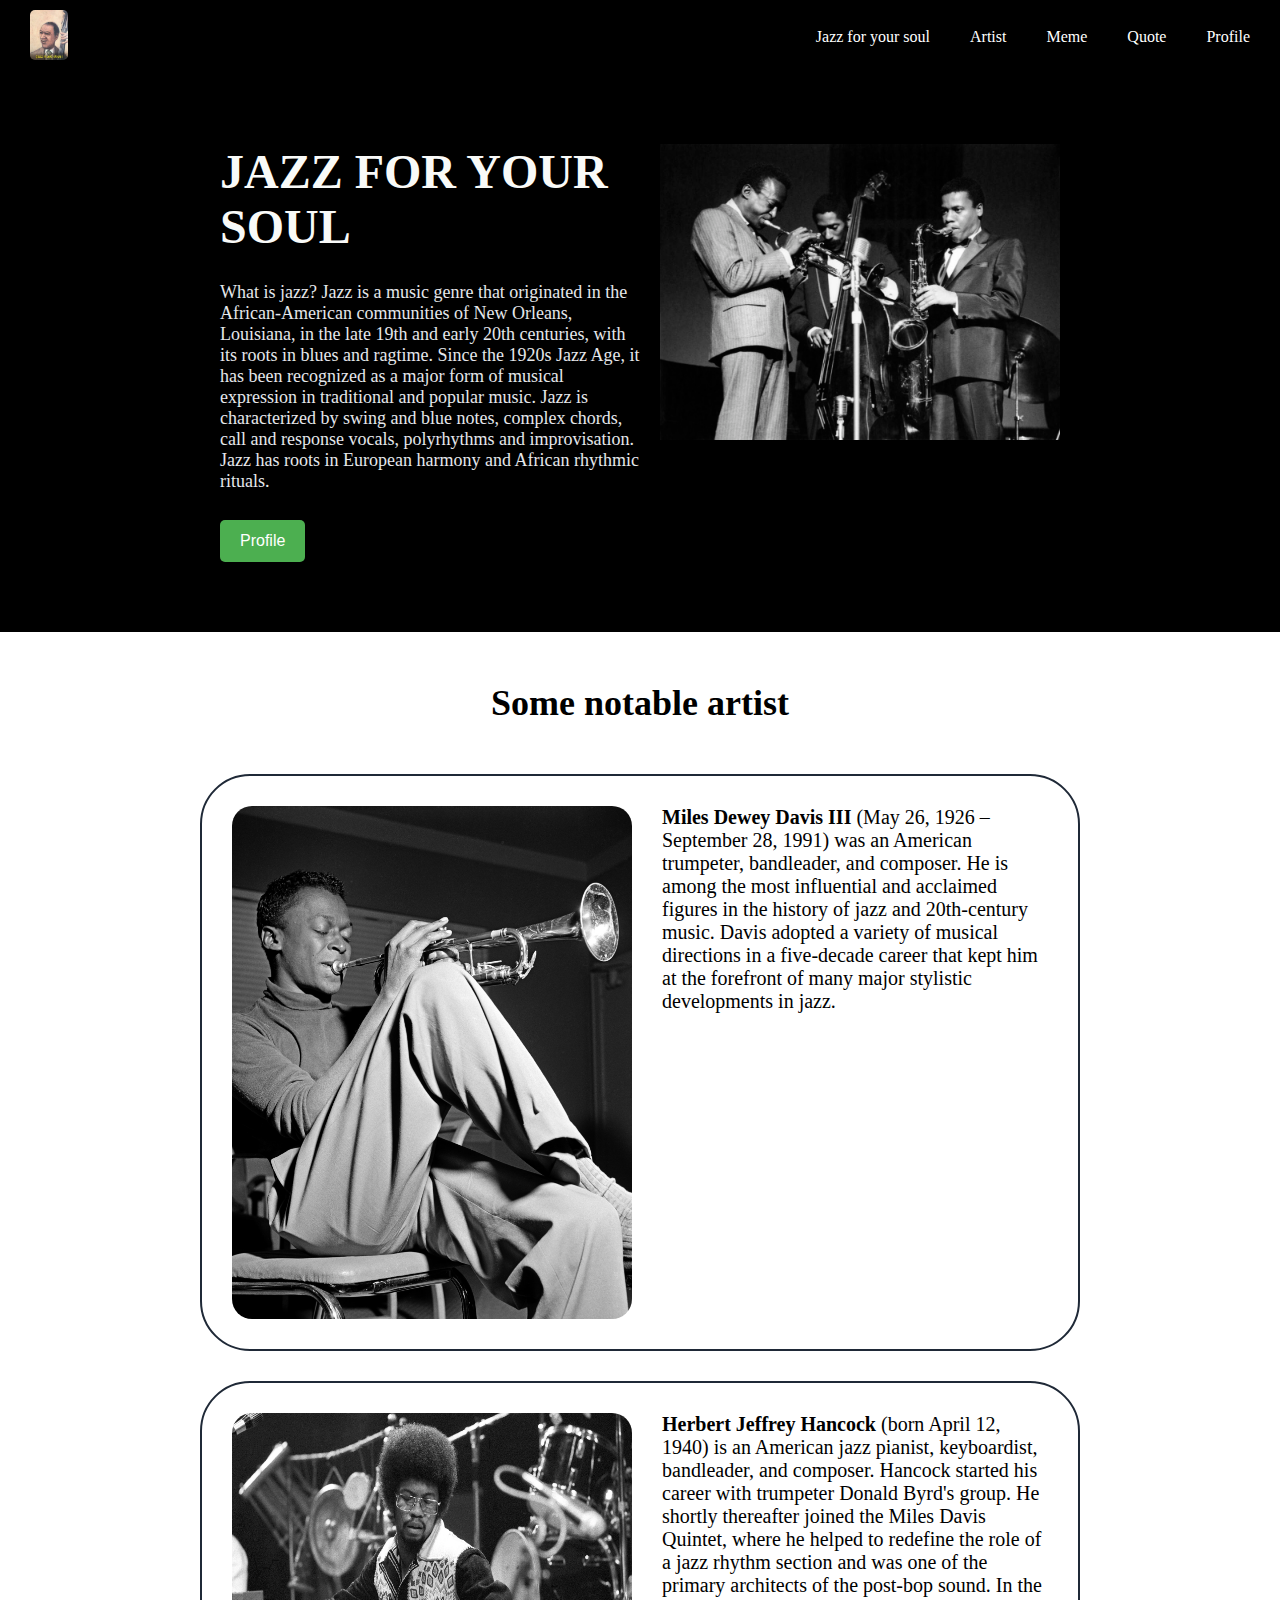
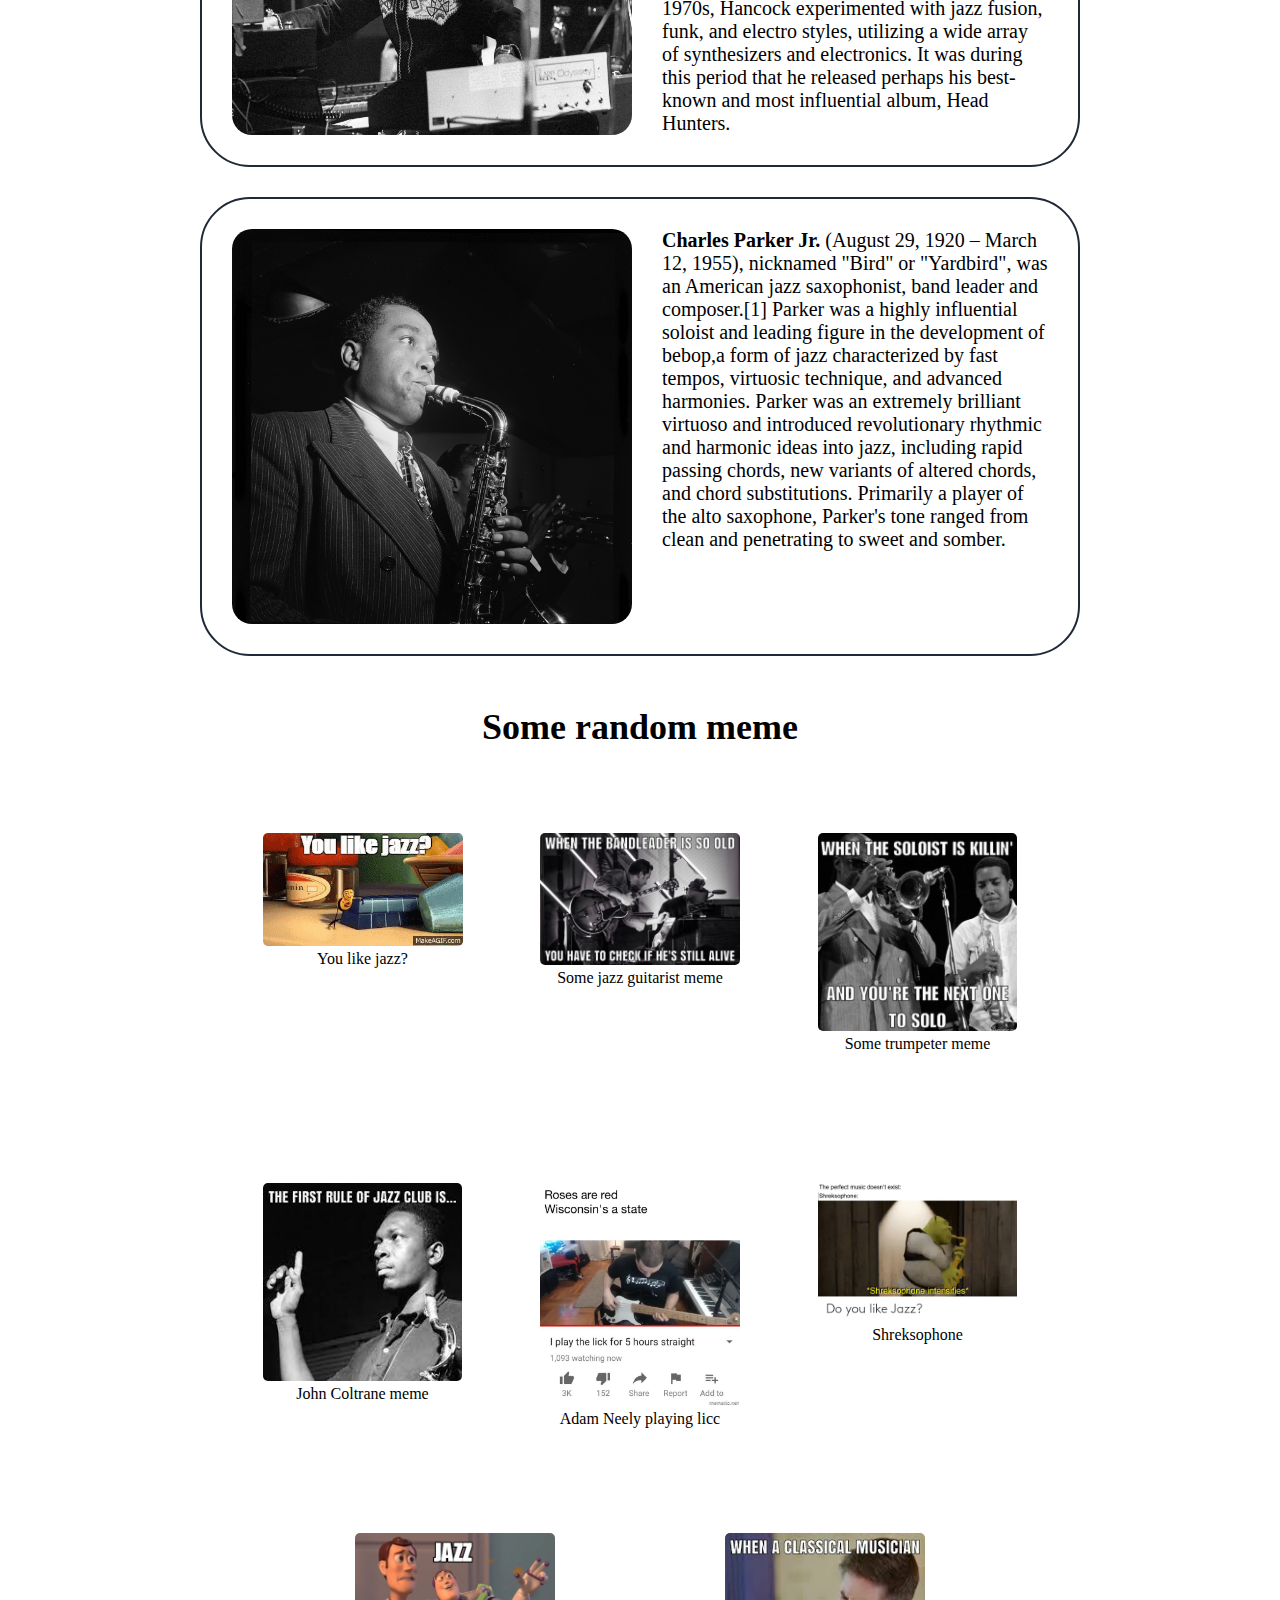
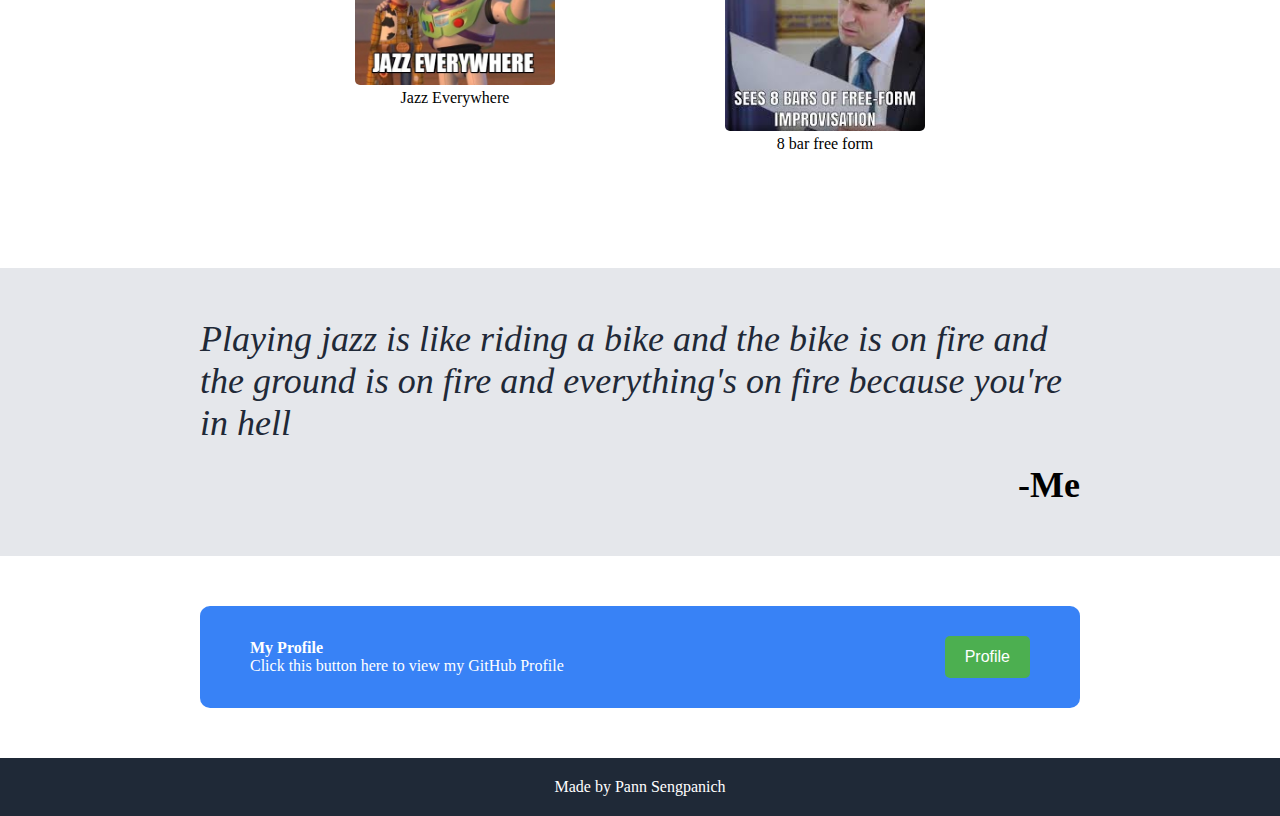
<file: index.html>
<!DOCTYPE html>
<html lang="en">
  <head>
    <link rel="stylesheet" href="landingpage.css" />
    <meta charset="UTF-8" />
    <meta http-equiv="X-UA-Compatible" content="IE=edge" />
    <meta name="viewport" content="width=device-width, initial-scale=1.0" />
    <title>Jazz for Your Soul</title>
  </head>
  <body>
    <div class="header">
      <div class="logo">
        <a href="https://github.com/PannSengpanich"
          ><img src="images/fc4.jpg"
        /></a>
      </div>
      <div class="links">
        <a href="#body1">Jazz for your soul</a>
        <a href="#artist">Artist</a>
        <a href="#body2">Meme</a>
        <a href="#body3">Quote</a>
        <a href="#body4">Profile</a>
      </div>
    </div>
    <div class="body1" id="body1">
      <div class="body1container">
        <div class="body1left">
          <div class="big">JAZZ FOR YOUR SOUL</div>
          <div class="small">
            <p>
              What is jazz? Jazz is a music genre that originated in the
              African-American communities of New Orleans, Louisiana, in the
              late 19th and early 20th centuries, with its roots in blues and
              ragtime. Since the 1920s Jazz Age, it has been recognized as a
              major form of musical expression in traditional and popular music.
              Jazz is characterized by swing and blue notes, complex chords,
              call and response vocals, polyrhythms and improvisation. Jazz has
              roots in European harmony and African rhythmic rituals.
            </p>
          </div>
          <div class="signup">
            <button type="button">
              <a href="https://github.com/PannSengpanich" onclick="link"
                >Profile</a
              >
            </button>
          </div>
        </div>
        <div class="body1right">
          <img src="images/miles-davis-quintent-hammersmith.jpg" />
        </div>
      </div>
    </div>
    <div class="body2">
      <div class="body2container" id="artist">
        <div class="title">Some notable artist</div>
        <div class="artistinformations">
          <div class="artistinfo">
            <img src="images/milesdavis-1.jpg" />
            <div class="artisttext">
              <strong>Miles Dewey Davis III </strong>(May 26, 1926 – September
              28, 1991) was an American trumpeter, bandleader, and composer. He
              is among the most influential and acclaimed figures in the history
              of jazz and 20th-century music. Davis adopted a variety of musical
              directions in a five-decade career that kept him at the forefront
              of many major stylistic developments in jazz.
            </div>
          </div>
          <div class="artistinfo">
            <img src="images/herbie-hancock.webp" />
            <div class="artisttext">
              <strong>Herbert Jeffrey Hancock </strong>(born April 12, 1940) is
              an American jazz pianist, keyboardist, bandleader, and composer.
              Hancock started his career with trumpeter Donald Byrd's group. He
              shortly thereafter joined the Miles Davis Quintet, where he helped
              to redefine the role of a jazz rhythm section and was one of the
              primary architects of the post-bop sound. In the 1970s, Hancock
              experimented with jazz fusion, funk, and electro styles, utilizing
              a wide array of synthesizers and electronics. It was during this
              period that he released perhaps his best-known and most
              influential album, Head Hunters.
            </div>
          </div>
          <div class="artistinfo">
            <img src="images/Charlie_Parker.jpeg" />
            <div class="artisttext">
              <strong>Charles Parker Jr. </strong>(August 29, 1920 – March 12,
              1955), nicknamed "Bird" or "Yardbird", was an American jazz
              saxophonist, band leader and composer.[1] Parker was a highly
              influential soloist and leading figure in the development of
              bebop,a form of jazz characterized by fast tempos, virtuosic
              technique, and advanced harmonies. Parker was an extremely
              brilliant virtuoso and introduced revolutionary rhythmic and
              harmonic ideas into jazz, including rapid passing chords, new
              variants of altered chords, and chord substitutions. Primarily a
              player of the alto saxophone, Parker's tone ranged from clean and
              penetrating to sweet and somber.
            </div>
          </div>
        </div>
      </div>
      <div class="body2container" id="body2">
        <div class="title">Some random meme</div>
        <div class="information">
          <div class="info">
            <img src="images/you-like-jazz-bee-movie-meme.gif" />
            <div clas="infotext">You like jazz?</div>
          </div>
          <div class="info">
            <img src="images/D20v6B_WkAEXsdX.jpg" />
            <div clas="infotext">Some jazz guitarist meme</div>
          </div>
          <div class="info">
            <img src="images/D_hEvCCWsAAJjFj.jpg" />
            <div clas="infotext">Some trumpeter meme</div>
          </div>
          <div class="info">
            <img src="images/download.jpeg" />
            <div clas="infotext">John Coltrane meme</div>
          </div>
          <div class="info">
            <img src="images/2erc3918hd601.webp" />
            <div clas="infotext">Adam Neely playing licc</div>
          </div>
          <div class="info">
            <img src="images/do-you-like-jazz-70686850.png" />
            <div clas="infotext">Shreksophone</div>
          </div>
          <div class="info">
            <img src="images/4757399.jpg" />
            <div clas="infotext">Jazz Everywhere</div>
          </div>
          <div class="info">
            <img src="images/images.jpeg" />
            <div clas="infotext">8 bar free form</div>
          </div>
        </div>
      </div>
    </div>
    <div class="body3" id="body3">
      <div class="body3container">
        <div class="quote">
          Playing jazz is like riding a bike and the bike is on fire and the
          ground is on fire and everything's on fire because you're in hell
        </div>
        <div class="owner">-Me</div>
      </div>
    </div>
    <div class="body4" id="body4">
      <div class="body4container">
        <div class="body4info">
          <div class="big2">My Profile</div>
          <div class="small2">
            Click this button here to view my GitHub Profile
          </div>
        </div>
        <div class="button">
          <button>
            <a
              href="https://github.com/PannSengpanich"
              type="button"
              onclick="link"
              >Profile</a
            >
          </button>
        </div>
      </div>
    </div>
    <div class="footer">Made by Pann Sengpanich</div>
  </body>
</html>
</file>
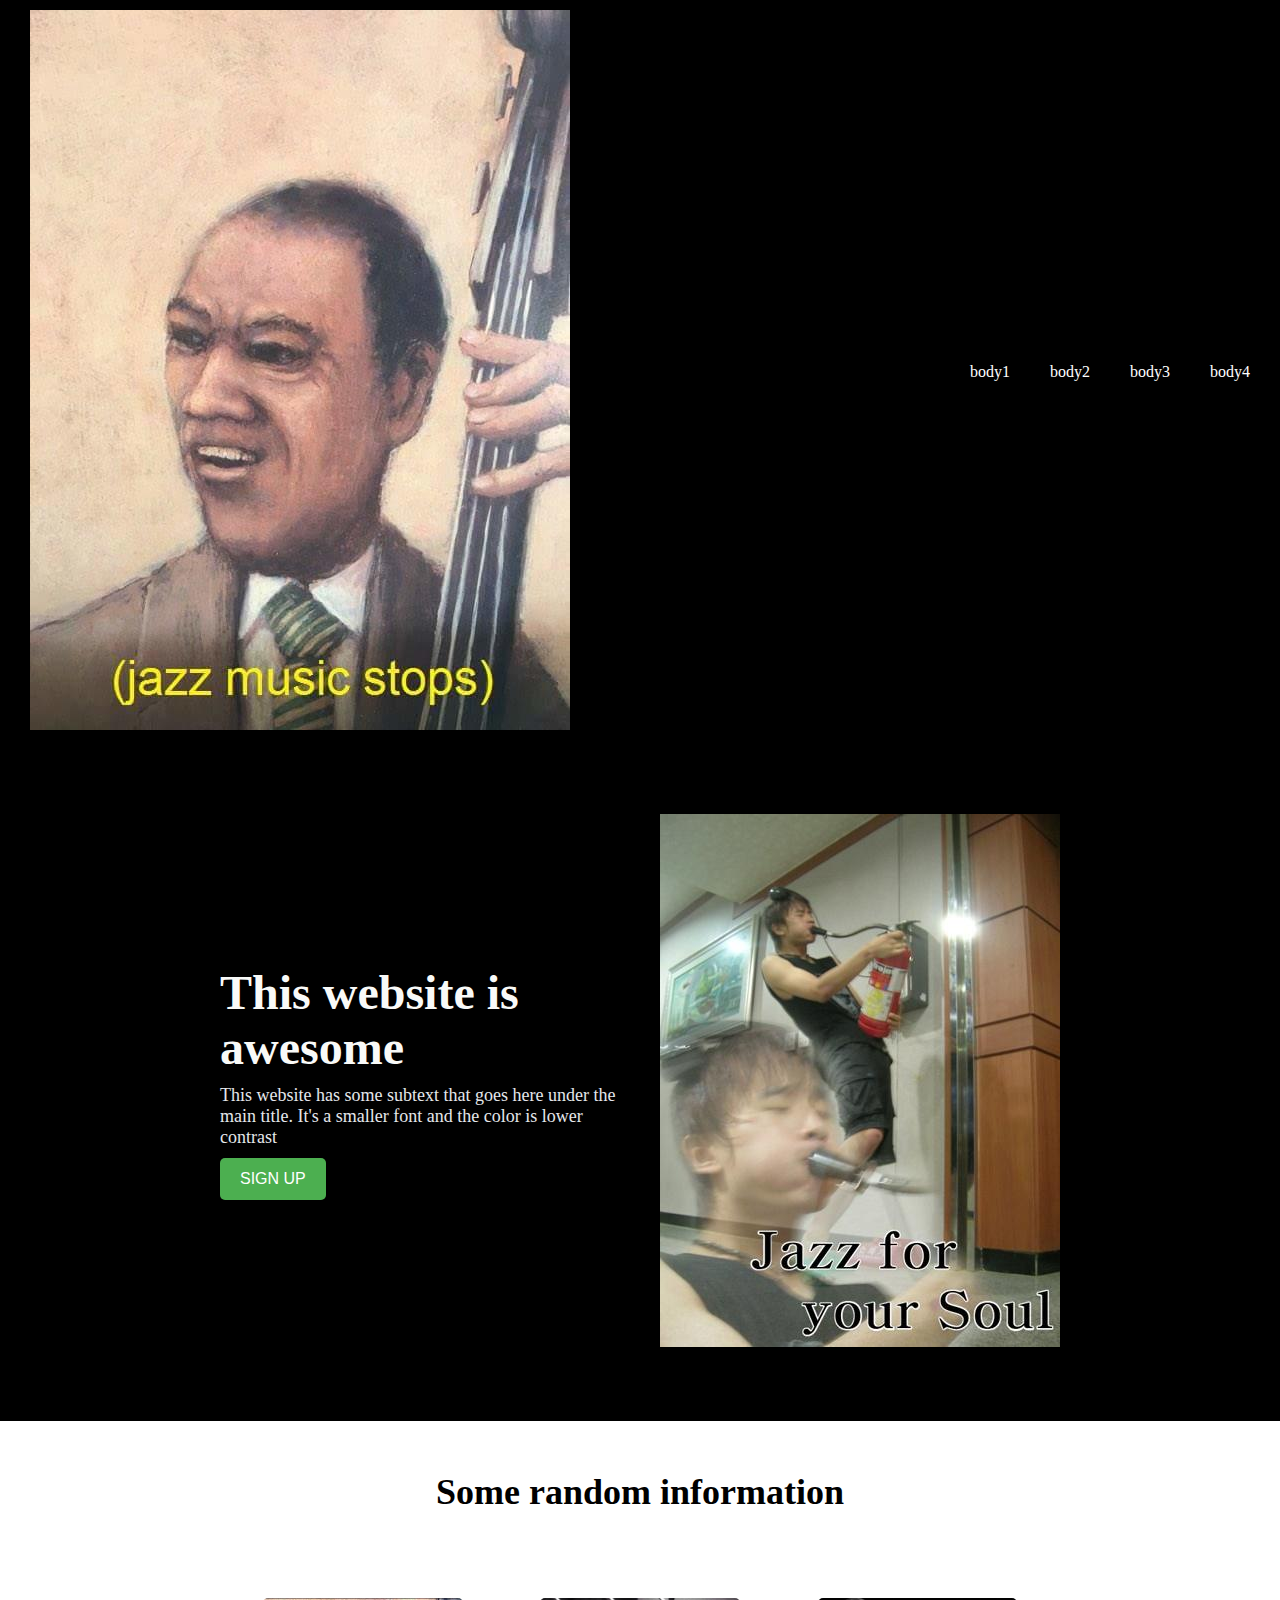
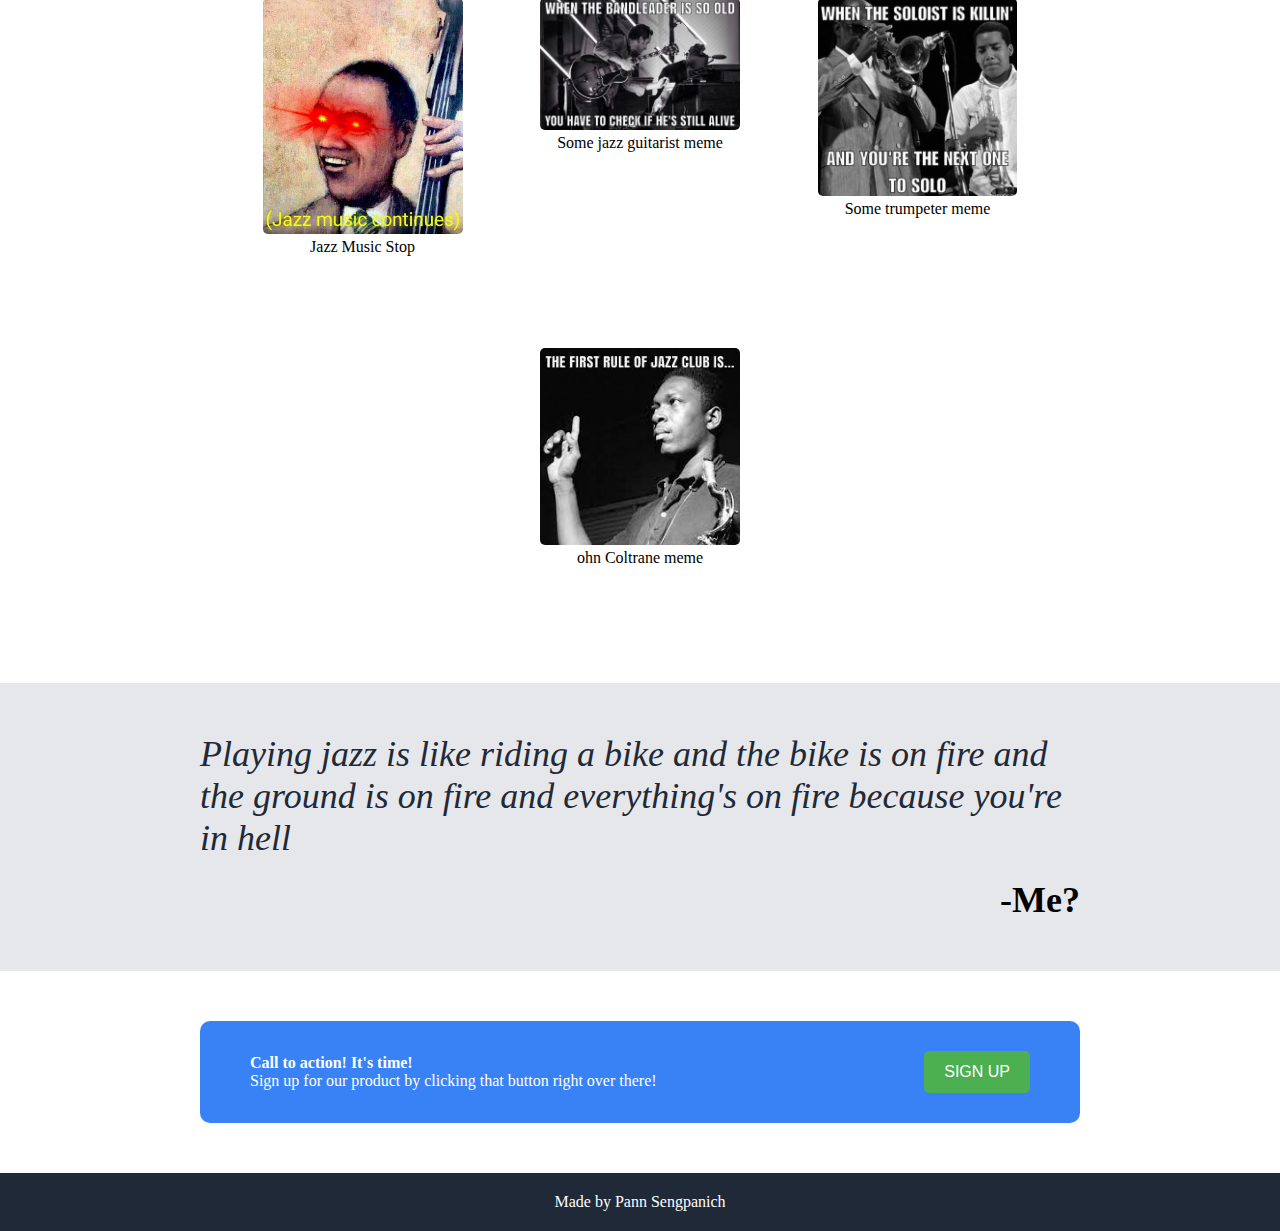
<file: landingpage.html>
<!DOCTYPE html>
<html lang="en">
  <head>
    <link rel="stylesheet" href="landingpage.css" />
    <meta charset="UTF-8" />
    <meta http-equiv="X-UA-Compatible" content="IE=edge" />
    <meta name="viewport" content="width=device-width, initial-scale=1.0" />
    <title>Document</title>
  </head>
  <body>
    <div class="header">
      <div class="logo">
        <img src="images/fc4.jpg" />
      </div>
      <div class="links">
        <a href="#body1">body1</a>
        <a href="#body2">body2</a>
        <a href="#body3">body3</a>
        <a href="#body4">body4</a>
      </div>
    </div>
    <div class="body1" id="body1">
      <div class="body1container">
        <div class="body1left">
          <div class="big">This website is awesome</div>
          <div class="small">
            This website has some subtext that goes here under the main title.
            It's a smaller font and the color is lower contrast
          </div>
          <div class="signup">
            <button>SIGN UP</button>
          </div>
        </div>
        <div class="body1right">
          <img src="images/6de.jpg" />
        </div>
      </div>
    </div>
    <div class="body2" id="body2">
      <div class="body2container">
        <div class="title">Some random information</div>
        <div class="information">
          <div class="info">
            <img src="/images/ac313ae54eeda41bbb980b20ed304db2.jpg" />
            <div clas="infotext">Jazz Music Stop</div>
          </div>
          <div class="info">
            <img src="/images/D20v6B_WkAEXsdX.jpg" />
            <div clas="infotext">Some jazz guitarist meme</div>
          </div>
          <div class="info">
            <img src="/images/D_hEvCCWsAAJjFj.jpg" />
            <div clas="infotext">Some trumpeter meme</div>
          </div>
          <div class="info">
            <img src="/images/download.jpeg" />
            <div clas="infotext">ohn Coltrane meme</div>
          </div>
        </div>
      </div>
    </div>
    <div class="body3" id="body3">
      <div class="body3container">
        <div class="quote">
          Playing jazz is like riding a bike and the bike is on fire and the
          ground is on fire and everything's on fire because you're in hell
        </div>
        <div class="owner">-Me?</div>
      </div>
    </div>
    <div class="body4" id="body4">
      <div class="body4container">
        <div class="body4info">
          <div class="big2">Call to action! It's time!</div>
          <div class="small2">
            Sign up for our product by clicking that button right over there!
          </div>
        </div>
        <div class="button"><button>SIGN UP</button></div>
      </div>
    </div>
    <div class="footer">Made by Pann Sengpanich</div>
  </body>
</html>
</file>
<file: landingpage.css>
body {
  display: flex;
  flex-direction: column;
  font-family: quicksand;
  margin: 0px;
}
.logo > a > img {
  height: 50px;
  border-radius: 5px;
}
.header {
  padding: 10px 30px;
  display: flex;
  justify-content: space-between;
  align-items: center;
  background-color: black;
}
.links {
  display: flex;
  gap: 40px;
}
a {
  color: white;
  text-decoration: none;
}
.body1 {
  padding: 50px 200px;

  background-color: black;
}
.body1container {
  display: flex;
  justify-content: space-evenly;
  gap: 20px;
  padding: 20px;
}
.body1left {
  display: flex;
  flex-direction: column;
  flex: 1;
  justify-content: center;
  gap: 10px;
}
.body1right > img {
  max-width: 400px;
}
.big {
  font-size: 48px;
  font-weight: 900;
  justify-content: center;
  color: #f9faf8;
}
.small {
  font-size: 18px;
  color: #e5e7eb;
}
.body2 {
  padding-right: 200px;
  padding-left: 200px;
  padding-bottom: 0px;
}

.body2container {
  display: flex;
  flex-direction: column;
}
.artistinformations {
  display: flex;
  flex-direction: column;
  justify-content: space-evenly;
  gap: 30px;
}
.artistinfo {
  display: flex;
  border: #1f2937 2px solid;
  border-radius: 50px;
  gap: 30px;
  padding: 30px;
  font-size: 20px;
}
.artistinfo > img {
  border-radius: 20px;
  max-width: 400px;
  max-height: 600px;
  flex-shrink: 0;
}
.title {
  font-size: 36px;
  font-weight: 700;
  text-align: center;
  margin: 50px 0px;
}
.information {
  flex-direction: row;
  display: flex;
  justify-content: space-evenly;
  text-align: center;
  flex-wrap: wrap;
  padding: 10px;
  align-items: center;
}
.info,
.info > img {
  border-radius: 5px;
  max-width: 200px;
}
.info {
  width: 300px;
  height: 300px;
  margin: 25px;
}
.body3 {
  padding: 50px 200px;
  background-color: #e5e7eb;
}
.body3container {
  display: flex;
  flex-direction: column;
  gap: 20px;
}
.quote {
  font-size: 36px;
  font-style: italic;
  color: #1f2937;
}
.owner {
  font-size: 36px;
  font-weight: 700;
  text-align: end;
}
.body4 {
  padding: 50px 200px;
}
.body4container {
  border-radius: 10px;
  padding: 30px 50px;
  display: flex;
  align-items: center;
  justify-content: space-between;
  background-color: #3882f6;
  color: white;
  gap: 50px;
}
.big2 {
  font-weight: 700;
}
button {
  background-color: #4caf50; /* Green */
  border: none;
  color: white;
  padding: 12px 20px;
  text-align: center;
  text-decoration: none;
  display: inline-block;
  font-size: 16px;
  border-radius: 5px;
}
.footer {
  padding: 20px 0;
  text-align: center;
  background-color: #1f2937;
  color: white;
}
main {
  display: flex;
}
/* For Tablet View */
@media screen and (min-device-width: 768px) and (max-device-width: 1024px) {
  .gfg-div {
    width: 400px;
    height: 400px;
    background-color: orange;
    color: black;
  }
}

/* For Mobile Portrait View */
@media screen and (max-device-width: 480px) and (orientation: portrait) {
  .gfg-div {
    width: 200px;
    height: 200px;
    background-color: red;
    color: #fff;
  }
}

/* For Mobile Landscape View */
@media screen and (max-device-width: 640px) and (orientation: landscape) {
  .gfg-div {
    width: 400px;
    height: 200px;
    background-color: cyan;
    color: black;
  }
}

/* For Mobile Phones Portrait or Landscape View */
@media screen and (max-device-width: 640px) {
  .gfg-div {
    width: 400px;
    height: 200px;
    background-color: chartreuse;
    color: black;
  }
}
</file>
